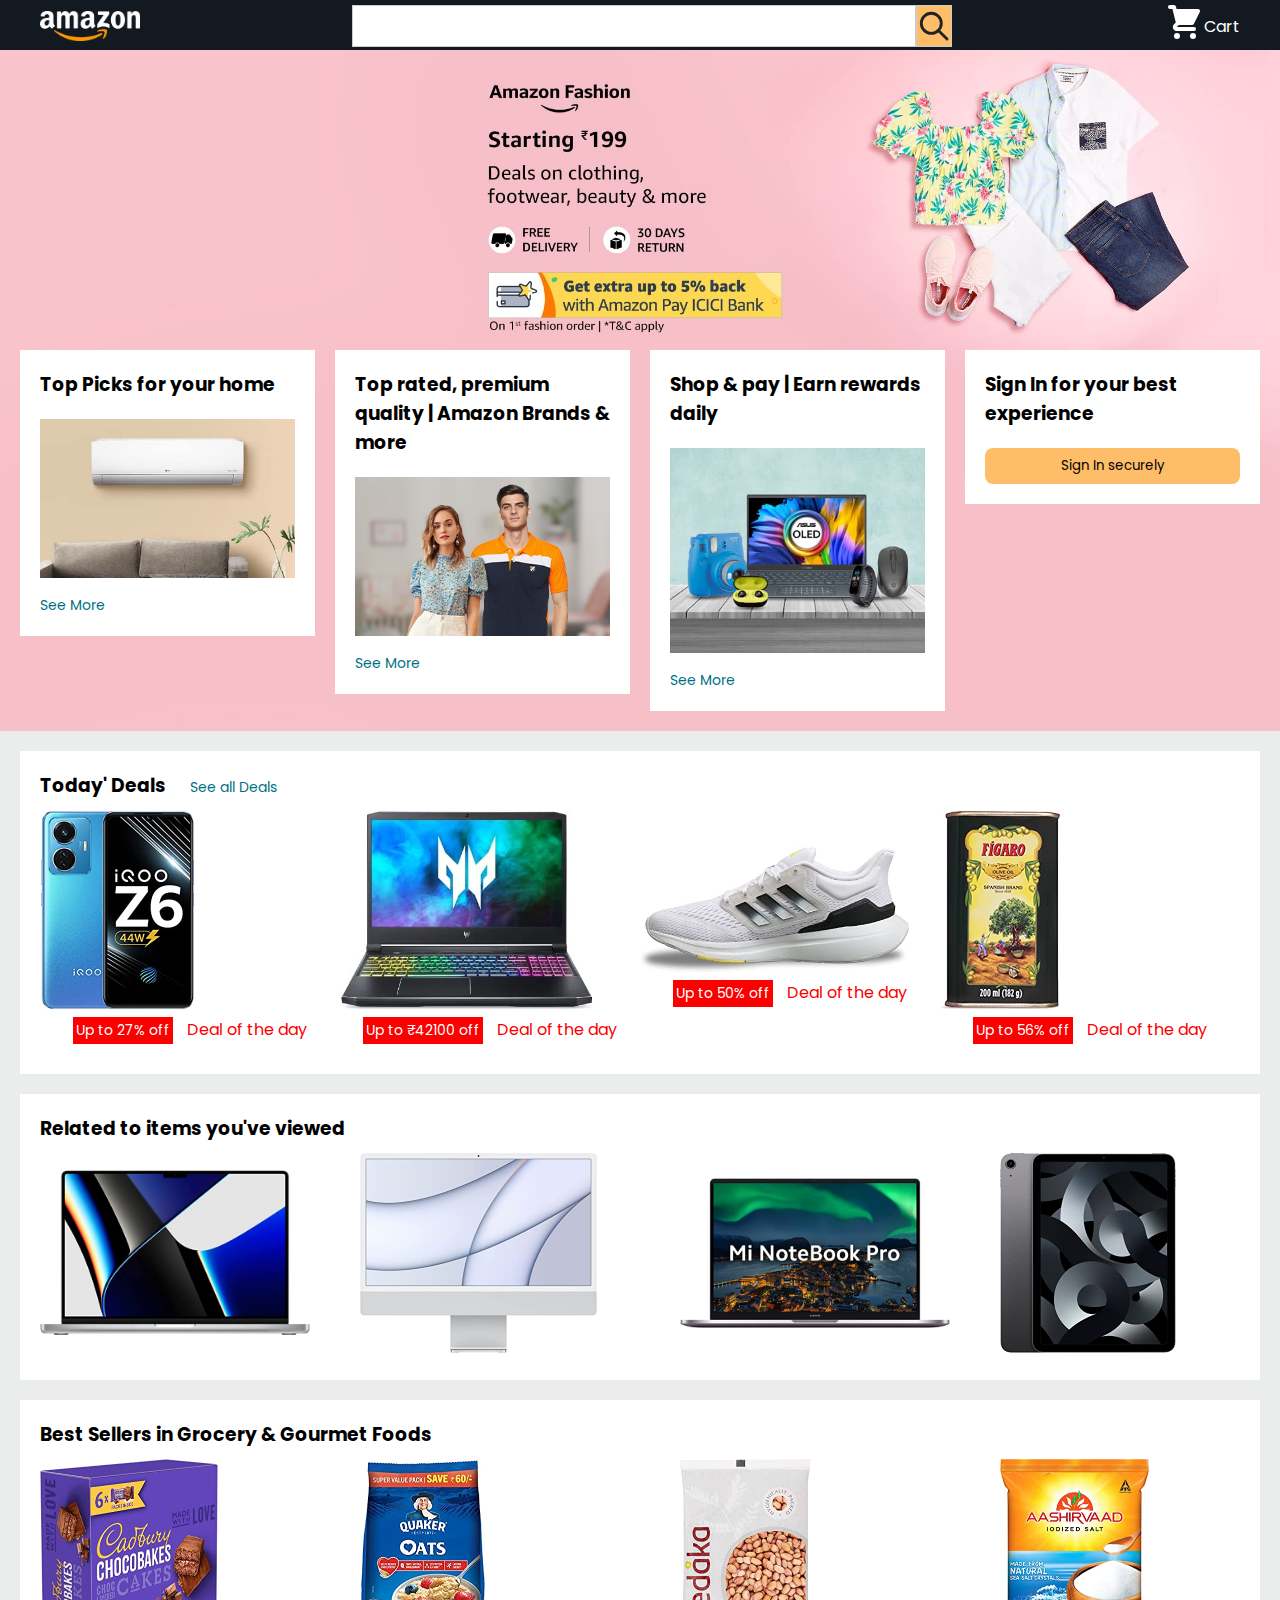
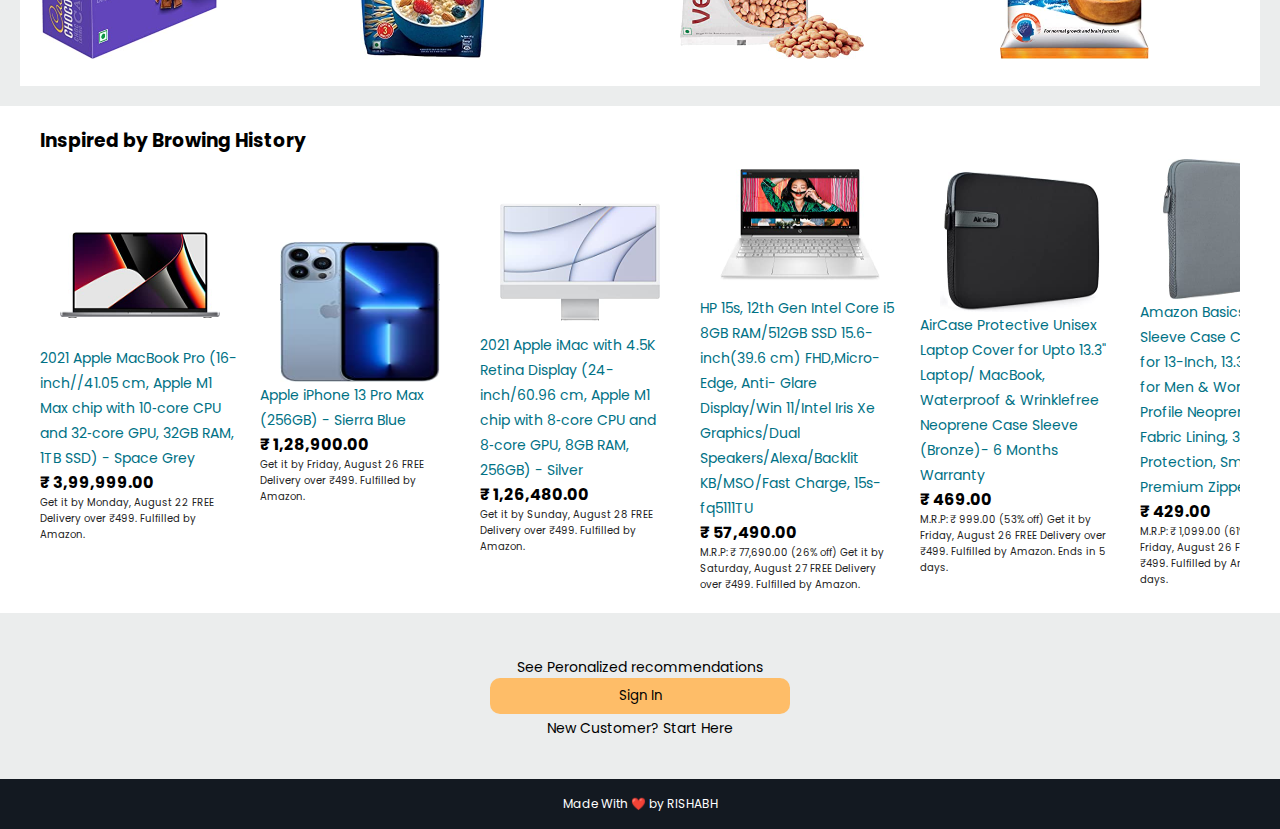
<file: index.html>
<!DOCTYPE html>
<html lang="en">
<head>
    <meta charset="UTF-8">
    <meta http-equiv="X-UA-Compatible" content="IE=edge">
    <meta name="viewport" content="width=device-width, initial-scale=1.0">
    <title>Online Shopping site in India: Shop Online for Mobiles, Books, Watches...</title>
    
    <link rel="shortcut icon" href="./icons/fav icon.jpg" type="image/x-icon">
    <link rel="stylesheet" href="style.css">
    <!-- <link rel="stylesheet" href="style1.css"> -->
<body>
    
        <!-- NAVIGATION -->
        <header class="header">
            <nav class="header-nav">
                <div class="header-container">
                    <img class="amazon-logo" src="./icons/logo.png" alt="">
                    <div class="header-search">
                        <input class="search-input" type="text">
                        <button class="search-button">
                            <svg xmlns="./icons/search-icon.svg" class="h-6 w-6" fill="none" viewBox="0 0 24 24" stroke="currentColor" stroke-width="2">
                                <path stroke-linecap="round" stroke-linejoin="round" d="M21 21l-6-6m2-5a7 7 0 11-14 0 7 7 0 0114 0z" />
                            </svg>
                        </button>
                    </div>
                    <div class="header-cart">
                        <div>
                            <svg xmlns="./icons/shopping-cart-icon.svg" class="h-5 w-5" viewBox="0 0 20 20" fill="currentColor">
                                <path d="M3 1a1 1 0 000 2h1.22l.305 1.222a.997.997 0 00.01.042l1.358 5.43-.893.892C3.74 11.846 4.632 14 6.414 14H15a1 1 0 000-2H6.414l1-1H14a1 1 0 00.894-.553l3-6A1 1 0 0017 3H6.28l-.31-1.243A1 1 0 005 1H3zM16 16.5a1.5 1.5 0 11-3 0 1.5 1.5 0 013 0zM6.5 18a1.5 1.5 0 100-3 1.5 1.5 0 000 3z" />
                            </svg>
                        </div>
                            <p>Cart</p>
                    </div>
                </div>
            </nav>
        </header>


        <!-- section 1 -->
        <section class="section-1">
            <div class="section-1-container">
                <div class="section-1-column">
                    <h3>Top Picks for your home</h3>
                    <img src="./images/section 1/Appliances1.jpg" alt="">
                    <p>See More</p>
                </div>
                <div class="section-1-column">
                    <h3>Top rated, premium quality | Amazon Brands & more</h3>
                    <img src="./images/section 1/GW.jpg" alt="">
                    <p>See More</p>
                </div>
                <div class="section-1-column">
                    <h3>Shop & pay | Earn rewards daily</h3>
                    <img src="./images/section 1/Clearance.jpg" alt="">
                    <p>See More</p>
                </div>
                <div class="section-1-column">
                    <h3>Sign In for your best experience</h3>
                    <button>Sign In securely</button>
                </div>
            </div>
        </section>

        <!-- section-2 Top deal -->

        <section class="section-2T">
            <div class="section-2T-container">
                <h3>Today' Deals</h3>
                <p>See all Deals</p>
                <div class="product-cards">
                    <div class="product-card">
                        <img src="./images/top/top1.jpg" alt="">
                        <div class="deal">
                            <p>Up to 27% off</p>
                            <p1>Deal of the day</p1>
                        </div>
                    </div>
                    <div class="product-card">
                        <img src="./images/top/top2.jpg" alt="">
                        <div class="deal">
                            <p>Up to ₹42100 off</p>
                            <p1>Deal of the day</p1>
                        </div>
                    </div>
                    <div class="product-card">
                        <img src="./images/top/top3.jpg" alt="">
                        <div class="deal">
                            <p>Up to 50% off</p>
                            <p1>Deal of the day</p1>
                        </div>
                    </div>
                    <div class="product-card">
                        <img src="./images/top/top4.jpg" alt="">
                        <div class="deal">
                            <p>Up to 56% off</p>
                            <p1>Deal of the day</p1>
                        </div>
                    </div>
                    <div class="product-card">
                        <img src="./images/top/top5.jpg" alt="">
                        <div class="deal">
                            <p>Up to 68% off</p>
                            <p1>Deal of the day</p1>
                        </div>
                    </div>
                    <div class="product-card">
                        <img src="./images/top/top6.jpg" alt="">
                        <div class="deal">
                            <p>Up to 59% off</p>
                            <p1>Deal of the day</p1>
                        </div>
                    </div>
                    <div class="product-card">
                        <img src="./images/top/top7.jpg" alt="">
                        <div class="deal">
                            <p>Up to 77% off</p>
                            <p1>Deal of the day</p1>
                        </div>
                    </div>
                    <div class="product-card">
                        <img src="./images/top/top8.jpg" alt="">
                        <div class="deal">
                            <p>Up to 28% off</p>
                            <p1>Deal of the day</p1>
                        </div>
                    </div>
                    <div class="product-card">
                        <img src="./images/top/top9.jpg" alt="">
                        <div class="deal">
                            <p>Up to 58% off</p>
                            <p1>Deal of the day</p1>
                        </div>
                    </div>
                    <div class="product-card">
                        <img src="./images/top/top10.jpg" alt="">
                        <div class="deal">
                            <p>Up to 59% off</p>
                            <p1>Deal of the day</p1>
                        </div>
                    </div>
                </div>
            </div>
        </section>

            <!-- section 2 related item -->

        <section class="section-2">
            <div class="section-2-container">
                <h3>Related to items you've viewed</h3>
                <div class="product-cards">
                    <div class="product-card">
                        <img src="./images/section 2/sec2_1.jpg" alt="">
                    </div>
                    <div class="product-card">
                        <img src="./images/section 2/sec2_2.jpg" alt="">
                    </div>
                    <div class="product-card">
                        <img src="./images/section 2/sec2_3.jpg" alt="">
                    </div>
                    <div class="product-card">
                        <img src="./images/section 2/sec2_4.jpg" alt="">
                    </div>
                    <div class="product-card">
                        <img src="./images/section 2/sec2_5.jpg" alt="">
                    </div>
                    <div class="product-card">
                        <img src="./images/section 2/sec2_6.jpg" alt="">
                    </div>
                </div>
            </div>
        </section>

            <!-- section 2 grocery -->

        <section class="section-2">
            <div class="section-2-container">
                <h3>Best Sellers in Grocery & Gourmet Foods</h3>
                <div class="product-cards">
                    <div class="product-card">
                        <img src="./images/grocary/gro1.jpg" alt="">
                    </div>
                    <div class="product-card">
                        <img src="./images/grocary/gro2.jpg" alt="">
                    </div>
                    <div class="product-card">
                        <img src="./images/grocary/gro3.jpg" alt="">
                    </div>
                    <div class="product-card">
                        <img src="./images/grocary/gro4.jpg" alt="">
                    </div>
                    <div class="product-card">
                        <img src="./images/grocary/gro5.jpg" alt="">
                    </div>
                    <div class="product-card">
                        <img src="./images/grocary/gro6.jpg" alt="">
                    </div>
                </div>
            </div>
        </section>

            <!-- section 3 -->

        <section class="section-3">
            <div class="section-3-container">
                <h3>Inspired by Browing History</h3>
                <div class="product-detail-cards">
                    <div class="product-detail-card">
                       <div class="product-detail-img">
                        <img src="./images/history/his 1.jpg" alt="">
                       </div>
                       <a href="./product.html">2021 Apple MacBook Pro (16-inch//41.05 cm, Apple M1 Max chip with 10‑core CPU and 32‑core GPU, 32GB RAM, 1TB SSD) - Space Grey</a>
                       <p>
                        <strong>₹ 3,99,999.00</strong>
                       </p>
                       <p class="product-delivered-by">Get it by Monday, August 22 FREE Delivery over ₹499. Fulfilled by Amazon.</p>
                    </div>

                    <div class="product-detail-card">
                        <div class="product-detail-img">
                         <img src="./images/history/his2.jpg" alt="">
                        </div>
                        <a href="./product.html">Apple iPhone 13 Pro Max (256GB) - Sierra Blue</a>
                        <p>
                         <strong>₹ 1,28,900.00</strong>
                        </p>
                        <p class="product-delivered-by">Get it by Friday, August 26
                            FREE Delivery over ₹499. Fulfilled by Amazon.</p>
                     </div>

                     <div class="product-detail-card">
                        <div class="product-detail-img">
                         <img src="./images/history/his 3.jpg" alt="">
                        </div>
                        <a href="./product.html">2021 Apple iMac with 4.5K Retina Display (24-inch/60.96 cm, Apple M1 chip with 8‑core CPU and 8‑core GPU, 8GB RAM, 256GB) - Silver</a>
                        <p>
                         <strong>₹ 1,26,480.00</strong>
                        </p>
                        <p class="product-delivered-by">Get it by Sunday, August 28
                            FREE Delivery over ₹499. Fulfilled by Amazon.</p>
                     </div>

                     <div class="product-detail-card">
                        <div class="product-detail-img">
                         <img src="./images/history/his 4.jpg" alt="">
                        </div>
                        <a href="./product.html">HP 15s, 12th Gen Intel Core i5 8GB RAM/512GB SSD 15.6-inch(39.6 cm) FHD,Micro-Edge, Anti- Glare Display/Win 11/Intel Iris Xe Graphics/Dual Speakers/Alexa/Backlit KB/MSO/Fast Charge, 15s- fq5111TU</a>
                        <p>
                         <strong>₹ 57,490.00</strong>
                        </p>
                        <p class="product-delivered-by">M.R.P: ₹ 77,690.00 (26% off)
                            Get it by Saturday, August 27
                            FREE Delivery over ₹499. Fulfilled by Amazon.</p>
                     </div>

                     <div class="product-detail-card">
                        <div class="product-detail-img">
                         <img src="./images/history/his 5.jpg" alt="">
                        </div>
                        <a href="./product.html">AirCase Protective Unisex Laptop Cover for Upto 13.3" Laptop/ MacBook, Waterproof & Wrinklefree Neoprene Case Sleeve (Bronze)- 6 Months Warranty</a>
                        <p>
                         <strong>₹ 469.00</strong>
                        </p>
                        <p class="product-delivered-by">M.R.P: ₹ 999.00 (53% off)
                            Get it by Friday, August 26
                            FREE Delivery over ₹499. Fulfilled by Amazon.
                            Ends in 5 days.</p>
                     </div>

                     <div class="product-detail-card">
                        <div class="product-detail-img">
                         <img src="./images/history/his 6.jpg" alt="">
                        </div>
                        <a href="./product.html">Amazon Basics Laptop Sleeve Case Cover Pouch for 13-Inch, 13.3-Inch Laptop for Men & Women | Slim Profile Neoprene, Soft Puffy Fabric Lining, 360° Protection, Smooth & Premium Zipper (Grey)</a>
                        <p>
                         <strong>₹ 429.00</strong>
                        </p>
                        <p class="product-delivered-by">M.R.P: ₹ 1,099.00 (61% off)
                            Get it by Friday, August 26
                            FREE Delivery over ₹499. Fulfilled by Amazon.
                            Ends in 5 days.</p>
                     </div>
                </div>
            </div>
        </section>


            <!-- section 4 -->
        

        <section class="section-4">
            <div class="section-4-container">
                <p>See Peronalized recommendations</p>
                <button>Sign In</button>
                <p>New Customer? Start Here</p>
            </div>
        </section>


        <!-- footer -->

        <footer>
            <code>Made With ❤️ by RISHABH</code>
        </footer>
</body>
</html>
</file>
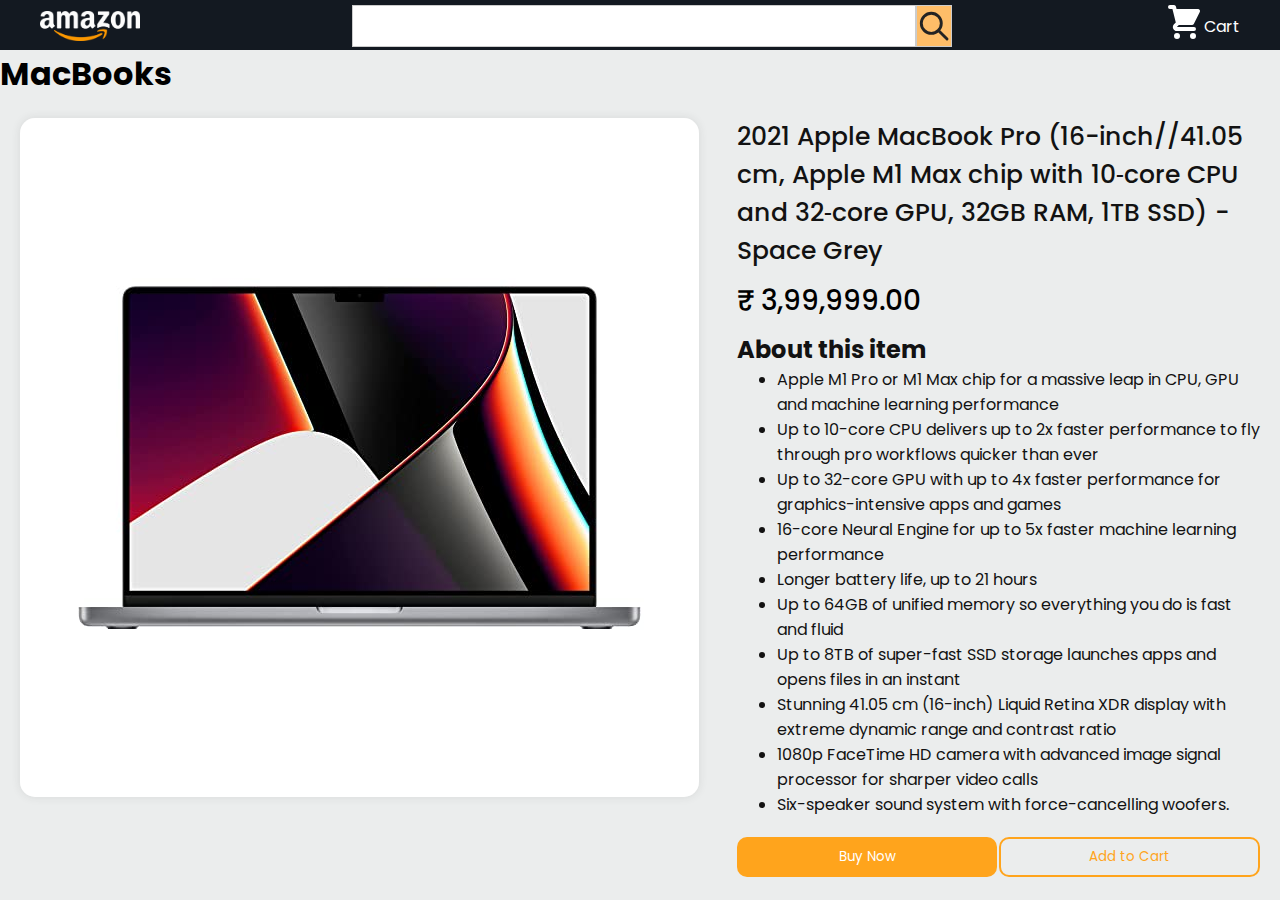
<file: product.html>
<!DOCTYPE html>
<html lang="en">
<head>
    <meta charset="UTF-8">
    <meta http-equiv="X-UA-Compatible" content="IE=edge">
    <meta name="viewport" content="width=device-width, initial-scale=1.0">
    <title>Apple MacBook Pro | Rishabh | Amazon</title>
    <link rel="shortcut icon" href="./icons/fav icon.jpg" type="image/x-icon">
    <link rel="stylesheet" href="style.css">
    <link rel="stylesheet" href="product.css">
</head>
<body>
    <!-- Navigation -->

    <header class="header">
                <nav class="header-nav">
                    <div class="header-container">
                        <img class="amazon-logo" src="./icons/logo.png" alt="">
                        <div class="header-search">
                            <input class="search-input" type="text">
                            <button class="search-button">
                                <svg xmlns="./icons/search-icon.svg" class="h-6 w-6" fill="none" viewBox="0 0 24 24" stroke="currentColor" stroke-width="2">
                                    <path stroke-linecap="round" stroke-linejoin="round" d="M21 21l-6-6m2-5a7 7 0 11-14 0 7 7 0 0114 0z" />
                                </svg>
                            </button>
                        </div>
                        <div class="header-cart">
                            <div>
                                <svg xmlns="./icons/shopping-cart-icon.svg" class="h-5 w-5" viewBox="0 0 20 20" fill="currentColor">
                                    <path d="M3 1a1 1 0 000 2h1.22l.305 1.222a.997.997 0 00.01.042l1.358 5.43-.893.892C3.74 11.846 4.632 14 6.414 14H15a1 1 0 000-2H6.414l1-1H14a1 1 0 00.894-.553l3-6A1 1 0 0017 3H6.28l-.31-1.243A1 1 0 005 1H3zM16 16.5a1.5 1.5 0 11-3 0 1.5 1.5 0 013 0zM6.5 18a1.5 1.5 0 100-3 1.5 1.5 0 000 3z" />
                                </svg>
                            </div>
                                <p>Cart</p>
                        </div>
                    </div>
                </nav>
    </header>

    <!-- Section 1 -->

    <section class="prduct-heading">
        <div class="product-container">
            <h1>MacBooks</h1>
        </div>
    </section>

    <!-- Section 2 -->

    <section class="product-detail">
        <div class="product-detail-container">
            <div class="product-picture">
                <img src="./images/product detail.jpg" alt="">
            </div>
            <div class="product-detail-body">
                <h1 class="product-title">2021 Apple MacBook Pro (16-inch//41.05 cm, Apple M1 Max chip with 10‑core CPU and 32‑core GPU, 32GB RAM, 1TB SSD) - Space Grey</h1>
                <h3 class="product-price">₹ 3,99,999.00</h3>
                <div class="product-about">
                    <h2>About this item</h2>
                    <ul>
                        <li>Apple M1 Pro or M1 Max chip for a massive leap in CPU, GPU and machine learning performance</li>
                        <li>Up to 10-core CPU delivers up to 2x faster performance to fly through pro workflows quicker than ever</li>
                        <li>Up to 32-core GPU with up to 4x faster performance for graphics-intensive apps and games</li>
                        <li>16-core Neural Engine for up to 5x faster machine learning performance</li>
                        <li>Longer battery life, up to 21 hours</li>
                        <li>Up to 64GB of unified memory so everything you do is fast and fluid</li>
                        <li>Up to 8TB of super-fast SSD storage launches apps and opens files in an instant</li>
                        <li>Stunning 41.05 cm (16-inch) Liquid Retina XDR display with extreme dynamic range and contrast ratio</li>
                        <li>1080p FaceTime HD camera with advanced image signal processor for sharper video calls</li>
                        <li>Six-speaker sound system with force-cancelling woofers.
                        </li>
                    </ul>
                </div>
                <div class="buttons">
                    <button class="buy-now">Buy Now</button>
                    <button class="add-to-cart">Add to Cart</button>
                </div>
            </div>
        </div>
    </section>

</body>
</html>
</file>
<file: style.css>
@import url('https://fonts.googleapis.com/css2?family=Poppins:wght@300;400;500;600;700&display=swap');

* {
    margin: 0;
    padding: 0;
    font-family: 'Poppins', sans-serif;
}

    /* variable */
:root {
    --major-bg-color: #131921;
    --minor-bg-color: #ebeded;
    --amazon-major-color: #febd68;
}

    /* body */

body {
    background-color: var(--minor-bg-color);
}

    /* header */

.header {
    width: 100%;
    height: 50px;
    background-color: var(--major-bg-color);
    display: flex;
    justify-content: center;
}

.header  .header-nav  {
    margin-top: 2px;
    display: flex;
    justify-content: center;
}

.header  .header-nav  .header-container  {
    width: 1200px;
    height: 100%;
    display: flex;
    justify-content: space-between;
    align-items: center;
}

.header  .header-nav  .header-container  .amazon-logo  {
    width: 100px;
}

.header  .header-nav  .header-container  .header-search  {
    width: 50%;
    display: flex;
    justify-content: center;
    align-items: center;
    align-content: center;
}

.header  .header-nav  .header-container  .header-search  .search-input  {
    width: 100%;
    height: 40px;
    border: 1px solid #ccc;
    padding: 0 10px;
}

.header  .header-nav  .header-container  .header-search  .search-button  {
    width: 40px;
    height: 42px;
    background-color: var(--amazon-major-color);
    border: 1px solid #ccc;
    display: flex;
    justify-content: center;
    align-items: center;
    align-content: center;
    color: #232323;
}

.header  .header-nav  .header-container .header-cart  {
    color: white;
    display: flex;
    justify-content: center;
    align-items: center;
}

.header  .header-nav  .header-container  .header-cart svg  {
    width: 40px;
    height: 40px;
}

     /* section 1 */

.section-1  {
    width: 100%;
    height: auto;
    background: url("./images/section 1/back.jpg");
    background-size: cover;
    display: flex;
}

.section-1  .section-1-container  {
    margin-top: 300px;
    margin-right: 20px;
    margin-left: 20px;
    margin-bottom: 20px;
    display: flex;
    justify-content: center;
    align-items: flex-start;
    gap: 20px;
}

.section-1  .section-1-container  .section-1-column  {
    width: 100%;
    background-color: white;
    padding: 20px;
}

.section-1  .section-1-container  .section-1-column  img  {
    width: 100%;
    height: auto;
    margin-top: 20px;
}

.section-1  .section-1-container  .section-1-column  p  {
    margin-top: 10px;
    font-size: 14px;
    color: #007185;
}

.section-1  .section-1-container  .section-1-column  button  {
    margin-top: 20px;
    width: 100%;
    border: none;
    background-color: var(--amazon-major-color);
    padding: 8px;
    border-radius: 8px;
}


      /* Section-2 Top deal */

        .section-2T  {
            margin: 20px;
            padding: 20px;
            background-color: white;
}
        
        .section-2T  .section-2T-container h3  {
            margin-bottom: 10px;
            display: inline-flex;
            gap: 40px;
            margin-right: 20px;
}

        .section-2T  .section-2T-container p  {
            margin-bottom: 10px;
            display: inline-flex;
            font-size: 14px;
            color: #007185;
        }
        
        .section-2T  .section-2T-container  .product-cards  {
            display: flex;
            justify-content: flex-start;
            align-items: center;
            flex-wrap: nowrap;
            overflow: auto;
        }
        
        .section-2T  .section-2T-container  .product-card  {
            display: inline-block;
            width: 300px !important;
            flex: 0 0 auto;
            justify-items: center;
            align-items: center;
        }
        
        .section-2T  .section-2T-container  .product-card  img  {
            width: auto;
            height: auto;
            max-width: 270px;
            max-height: 200px;
        }


        /* deal red box */

        .section-2T  .section-2T-container  .product-card .deal p  {
            border-width: 3px;
            border-style: solid;
            border-color: #fa0000;
            background-color: #fa0000;
            color: white;
            margin-right: 10px;
        }

        .section-2T  .section-2T-container  .product-card  .deal  p1  {
            color: #fa0000;
            
            display: inline-flex;
        }


        /* section 2 related items */

.section-2  {
    margin: 20px;
    padding: 20px;
    background-color: white;
}

.section-2  .section-2-container h3  {
    margin-bottom: 10px;
}

.section-2  .section-2-container  .product-cards  {
    display: flex;
    justify-content: flex-start;
    align-items: center;
    gap: 20px;
    flex-wrap: nowrap;
    overflow: auto;
}

.section-2  .section-2-container  .product-card  {
    display: inline-block;
    width: 300px !important;
    flex: 0 0 auto;
    justify-items: center;
    align-items: center;
}

.section-2  .section-2-container  .product-card  img  {
    width: auto;
    height: auto;
    max-width: 270px;
    max-height: 200px;
}


            /* section 3 */

.section-3  {
    background-color: white;
}

.section-3  .section-3-container  {
    margin: 20px;
    display: flex;
    flex-direction: column;
    justify-content: flex-start;
    padding: 20px;
}


.section-3  .section-3-container  .product-detail-cards  {
    display: flex;
    justify-content: flex-start;
    align-items: center;
    gap: 20px;
    flex-wrap: nowrap;
    overflow: auto;
}


.section-3  .section-3-container  .product-detail-cards  .product-detail-card {
    display: inline-block;
    width: 200px !important;
    flex: 0 0 auto;
    justify-content: center;
    align-items: center;
    gap: 4;
    flex-direction: column;
}


.section-3  .section-3-container  .product-detail-cards  .product-detail-card  .product-detail-img  {
    width: 100%;
    display: flex;
    justify-content: center;
}


.section-3  .section-3-container  .product-detail-cards  .product-detail-card  .product-detail-img  img  {
    width: 100%;
    height: auto;
    max-width: 160px;
    max-height: 140px;
}


.section-3  .section-3-container  .product-detail-cards  .product-detail-card  a  {
    text-decoration: none;
    color: #007185;
    font-size: 14px;
}

.section-3  .section-3-container  .product-detail-cards  .product-detail-card  a:hover  {
    color: #c45500;
}


.section-3  .section-3-container  .product-detail-cards  .product-detail-card  .product-delivered-by  {
    color: #222;
    font-size: 10px;
}


        /* section 4 */

.section-4  {
    padding: 20px;
}


.section-4  .section-4-container   {
    display: flex;
    flex-direction: column;
    justify-content: center;
    align-items: center;
}


.section-4  .section-4-container  p  {
    margin-top: 4px;
    font-size: 14px;
}


.section-4  .section-4-container  button  {
    width: 300px;
    border: none;
    background: var(--amazon-major-color);
    padding: 8px;
    border-radius: 10px;
}


            /* footar */


footer  {
    margin-top: 20px;
    font-size: 12px;
    width: 100%;
    height: 50px;
    color: white;
    background-color: var(--major-bg-color);
    display: flex;
    justify-content: center;
    align-items: center;
}
</file>
<file: product.css>
/* section 1 */

.product-heading  {
    width: 100%;
    height: 100px;
    display: flex;
    align-items: center;
}


.product-heading   .product-container  {
    margin: 20px;
}


.product-heading   .product-container  h1  {
    font-size: 30px;
    font-weight: bold;
    color: #121212;
}


/* section 2 */


.product-detail  {
    width: 100%;
    height: 700px;
}

.product-detail  .product-detail-container  {
    margin: 20px;
    display: flex;
    flex-direction: row;
    align-items: flex-start;
}


.product-detail  .product-detail-container  .product-picture  {
    width: 68.5%;
}


.product-detail  .product-detail-container  .product-picture  img  {
    border-radius: 15px;
    box-shadow: 0px 0px 10px  rgba(50, 50, 50, 0.1);
}


.product-detail  .product-detail-container  .product-detail-body  {
    width: 50%;
}


.product-detail  .product-detail-container  .product-detail-body .product-title  {
    font-size: 25px;
    font-weight: 500;
    color: #121212;
}


.product-detail  .product-detail-container  .product-detail-body  .product-price  {
    margin-top: 10px;
    font-size: 28px;
    font-weight: 500;
}


.product-detail  .product-detail-container  .product-detail-body  .product-about  {
    margin-top: 10px;
    color: #121212;
}


.product-detail  .product-detail-container  .product-detail-body  .product-about  h4  {
    font-size: 20px;
    font-weight: 500;
    color: #121212;
}


.product-detail  .product-detail-container  .product-detail-body  .buttons  {
    margin-top: 20px;
    font-weight: 500;
    display: flex;
    gap: 2px;
}


.product-detail  .product-detail-container  .product-detail-body  .buttons  .buy-now  {
    width: 50%;
    border: none;
    background-color: #ffa41c;
    color: white;
    padding: 8px;
    border-radius: 10px;
}


.product-detail  .product-detail-container  .product-detail-body  .buttons  .add-to-cart  {
    width: 50%;
    background-color: transparent;
    border: 2px solid #ffa41c;
    color: #ffa41c;
    padding: 8px;
    border-radius: 10px;
}


.product-detail  .product-detail-container  .product-detail-body  .product-about  ul  {
    padding-left: 40px;
}
</file>
